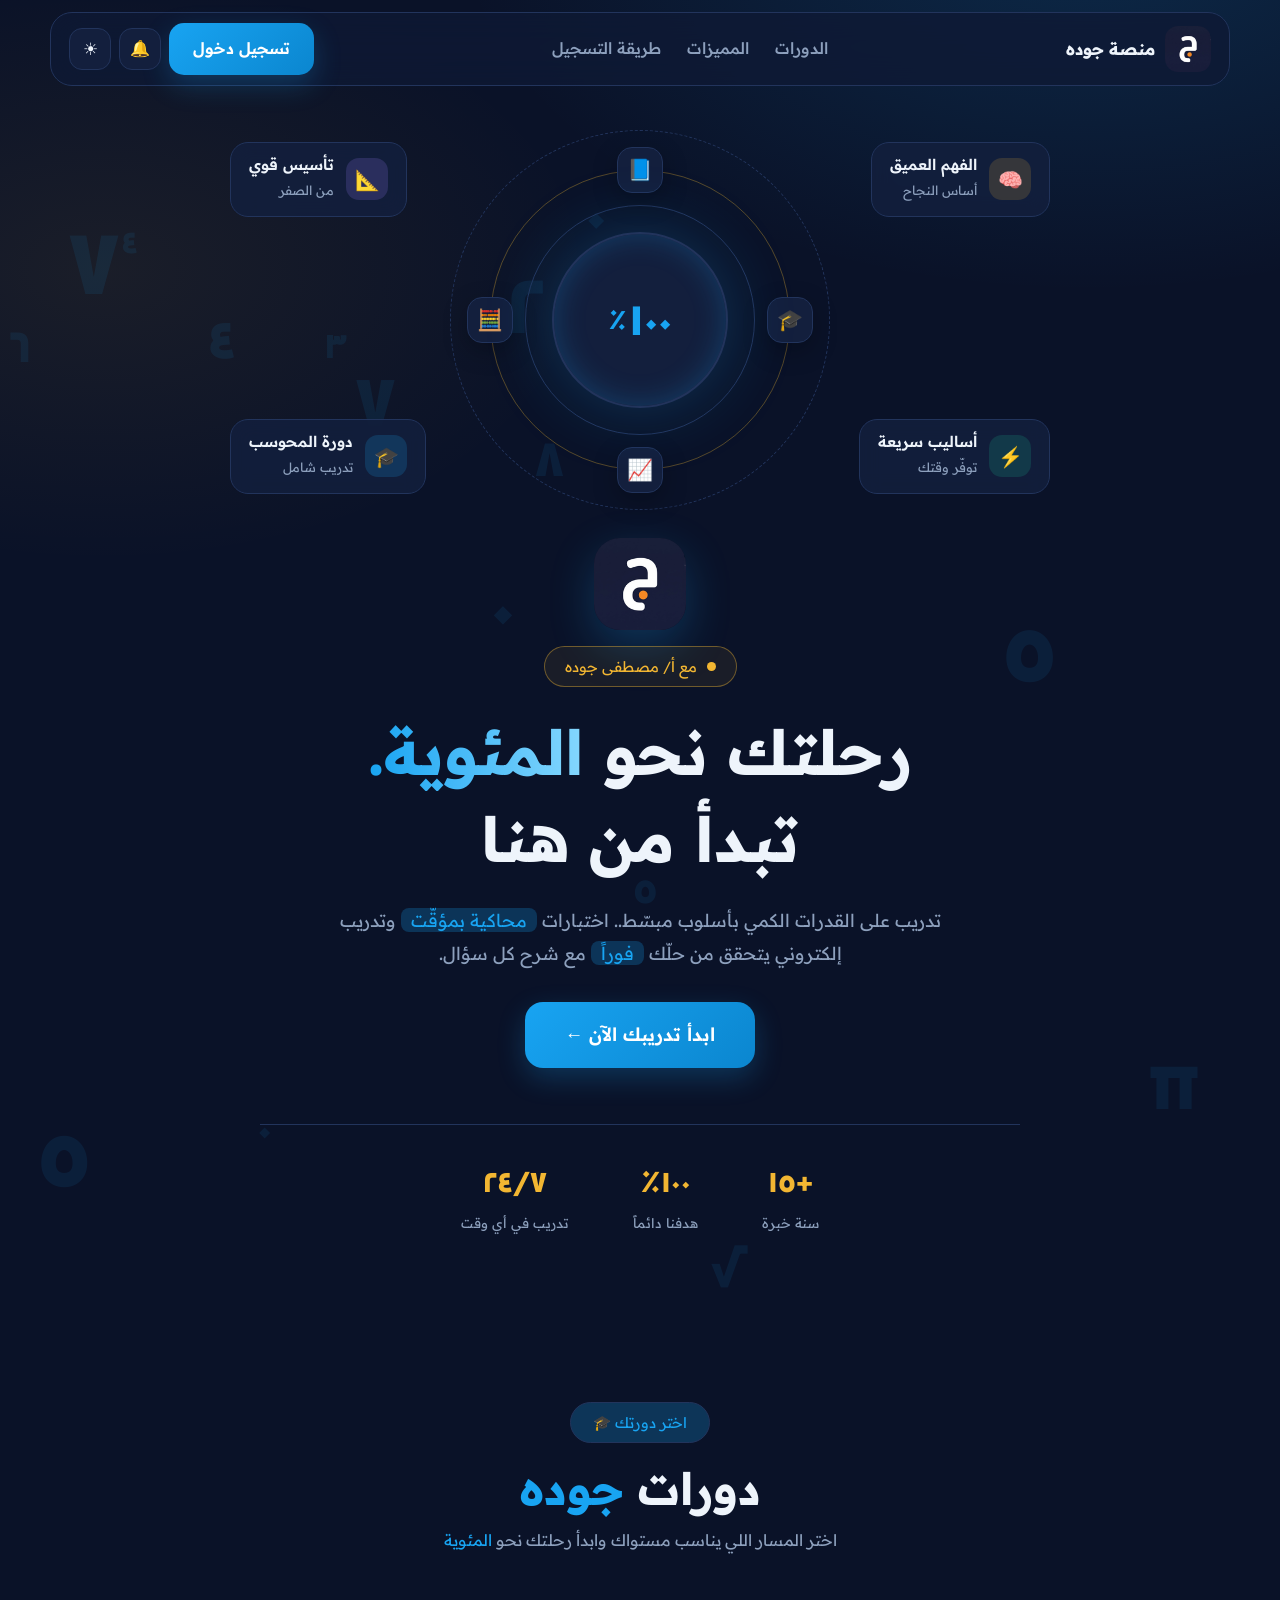
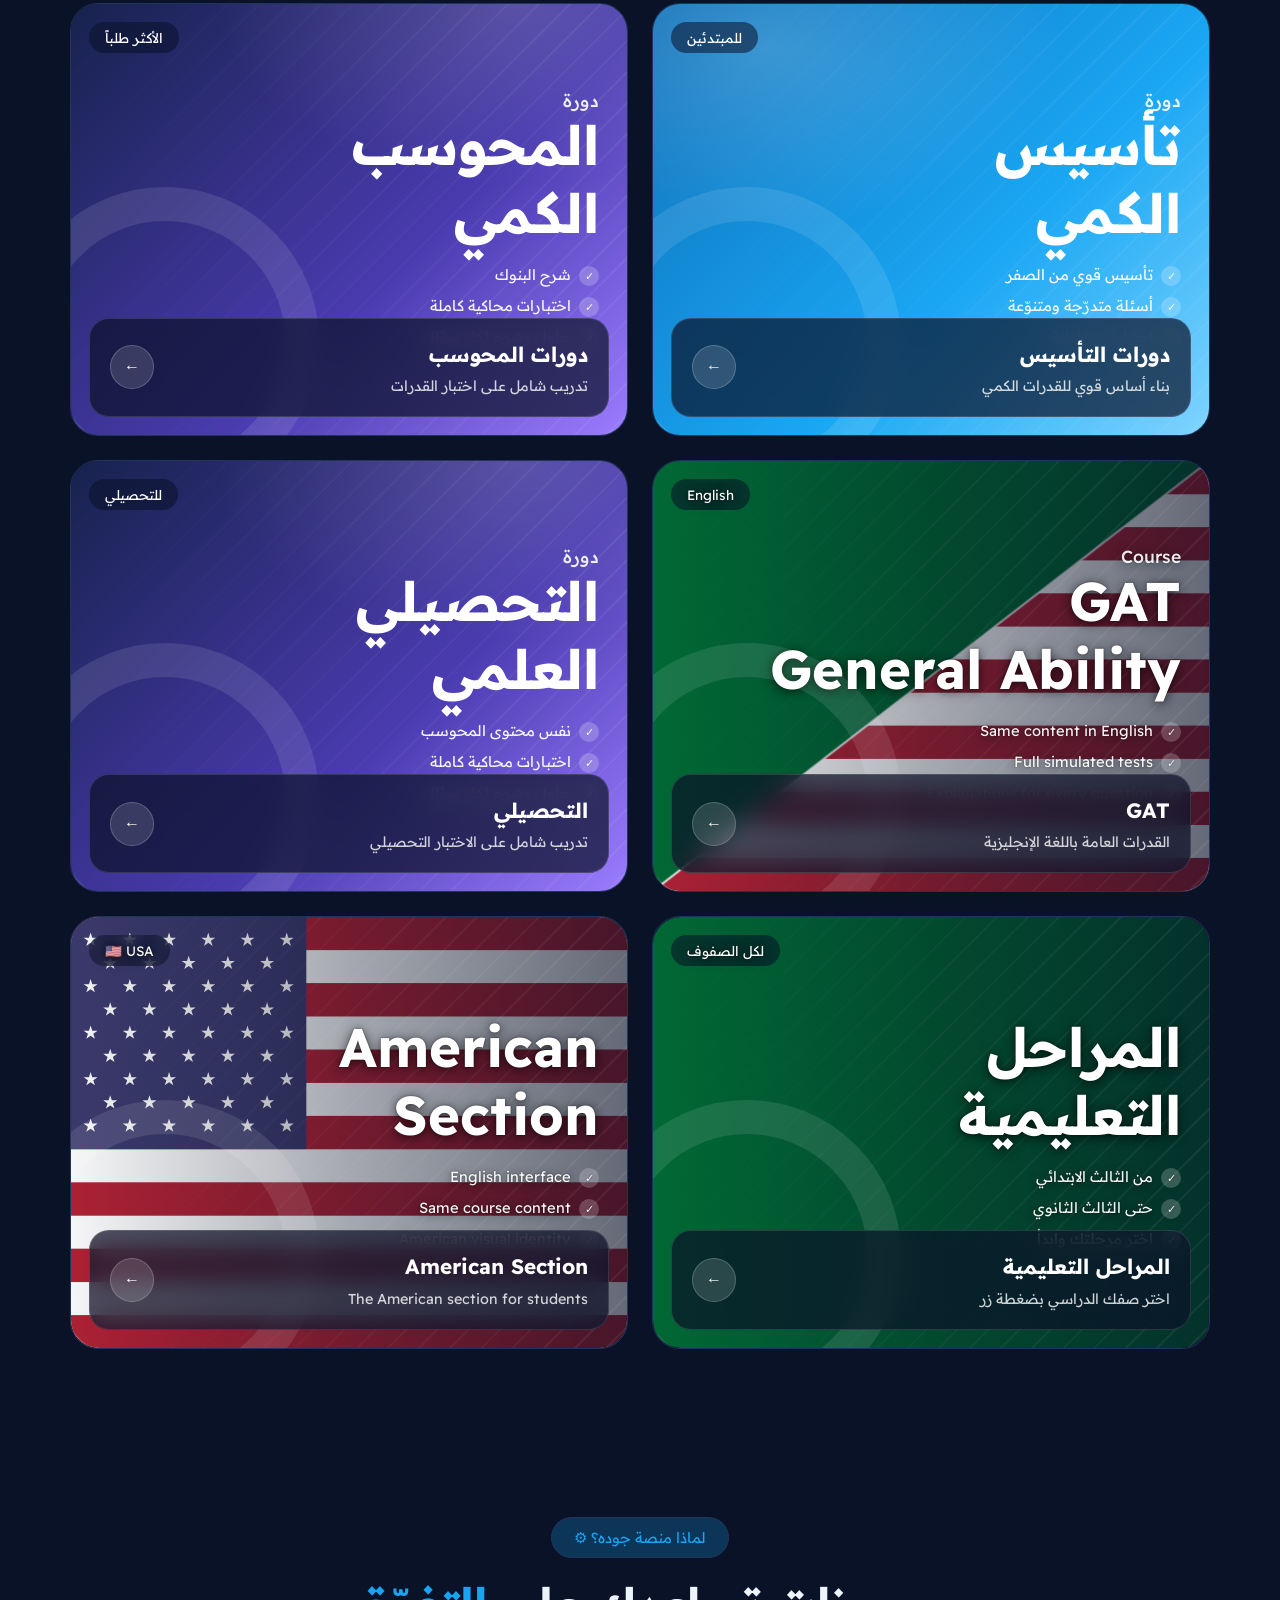
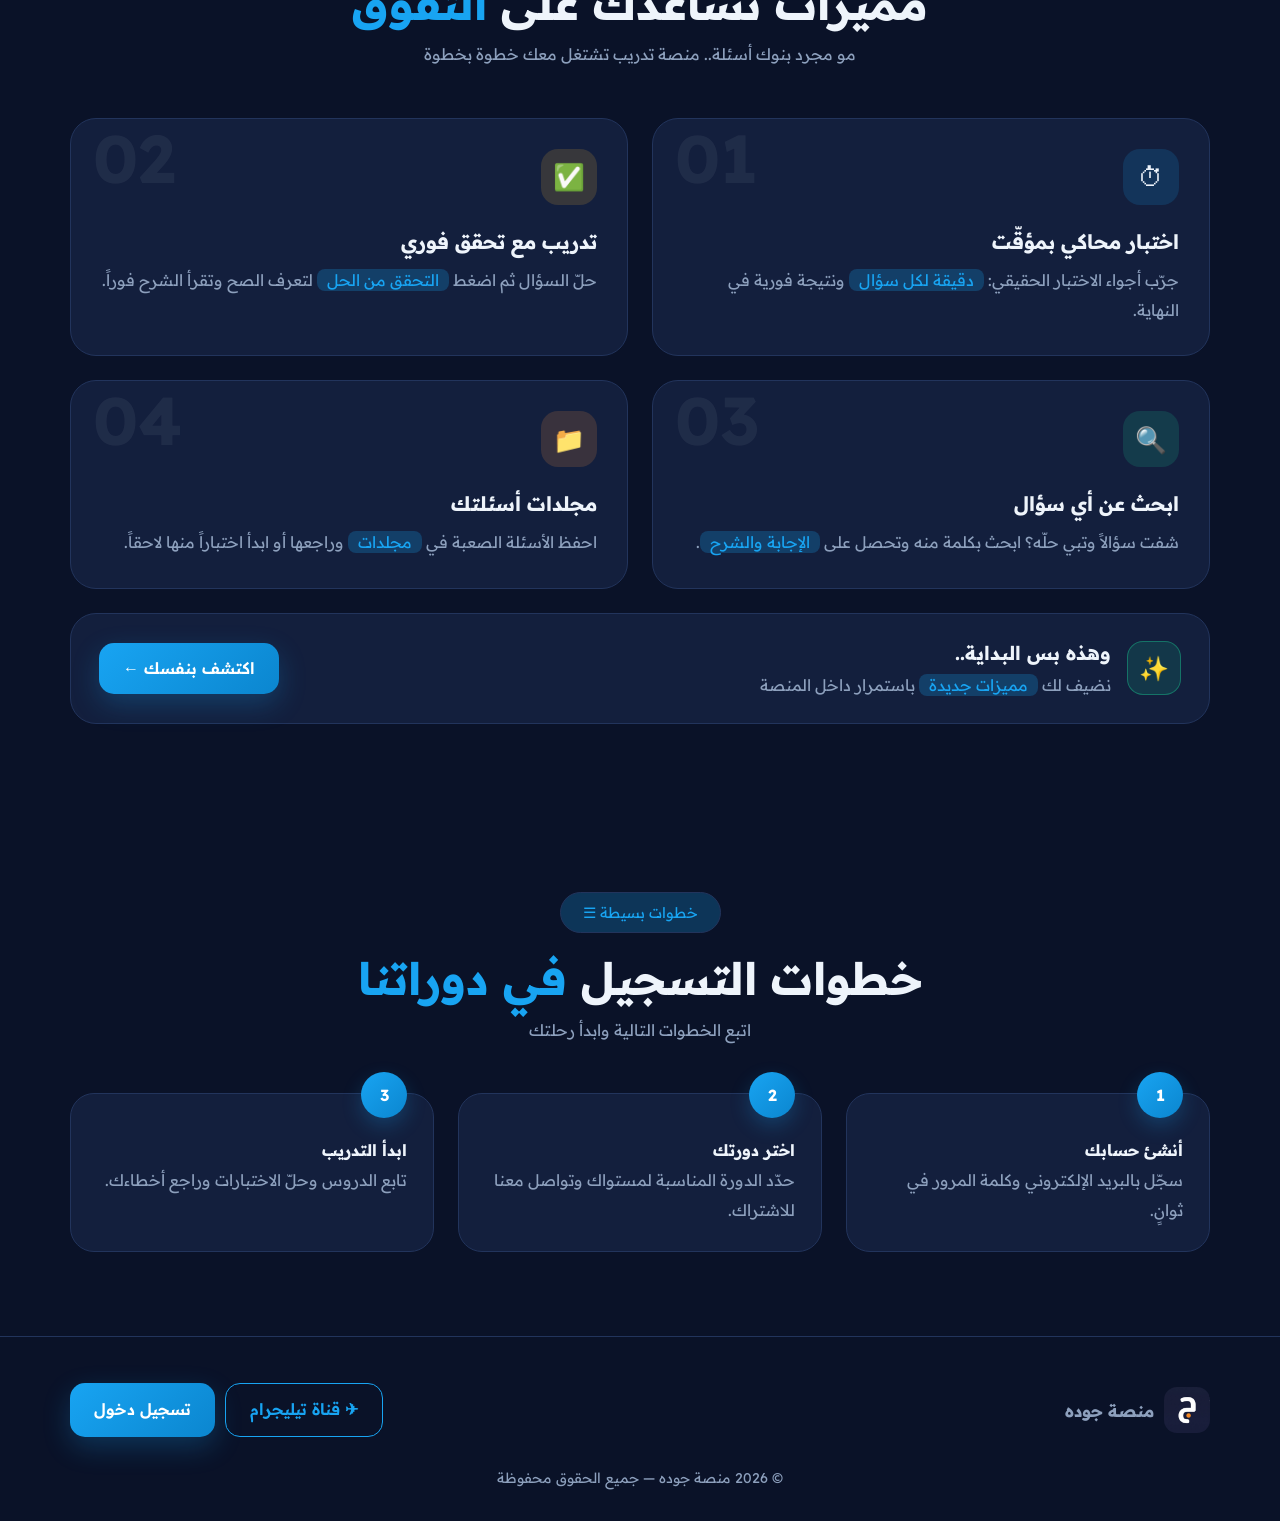
<file: index.html>
<!DOCTYPE html>
<html lang="ar" dir="rtl" data-theme="dark">
<head>
<meta charset="UTF-8">
<meta name="theme-color" content="#0a1228">
<meta name="viewport" content="width=device-width, initial-scale=1">
<title>منصة جوده | قدرات كمي مع أ/ مصطفى جوده</title>
<meta name="description" content="منصة جوده: تدريب على القدرات الكمي مع أ/ مصطفى جوده — اختبارات محاكية وتدريب إلكتروني وتحقق فوري من الحل.">
<link rel="icon" href="[data-uri]">
<link rel="preconnect" href="https://fonts.googleapis.com">
<link rel="preconnect" href="https://fonts.gstatic.com" crossorigin>
<link href="https://fonts.googleapis.com/css2?family=Readex+Pro:wght@300;400;500;600;700&display=swap" rel="stylesheet">
<style>
:root{--bg:#f3f7fc;--bg2:#fff;--card:#fff;--line:#d8e3f0;--tx:#0b1a2e;--mut:#5a6d86;--ac:#0b8fe0;--ac2:#0a6fb8;--gold:#b8800a;--ok:#13b47f;--glow:rgba(11,143,224,.18);--pu:#7c5cf0;--or:#e0701a}
[data-theme="dark"]{--bg:#0a1228;--bg2:#0e1a35;--card:#131f3d;--line:#22345c;--tx:#eef4fb;--mut:#8da0bd;--ac:#18a4f2;--ac2:#0b86cf;--gold:#f2b632;--ok:#19cf93;--glow:rgba(24,164,242,.24);--pu:#9b7cff;--or:#ff9442}
*{box-sizing:border-box;margin:0;padding:0}
[hidden]{display:none!important}
html{scroll-behavior:smooth;scroll-padding-top:100px}
body{font-family:'Readex Pro',Tahoma,sans-serif;color:var(--tx);line-height:1.85;overflow-x:hidden;
 background:radial-gradient(900px 520px at 85% -8%,rgba(24,164,242,.16),transparent 70%),radial-gradient(700px 420px at 8% 30%,rgba(242,182,50,.07),transparent 70%),var(--bg);background-attachment:fixed;transition:background-color .3s,color .3s}
a{color:inherit;text-decoration:none}button{font:inherit;color:inherit;cursor:pointer;border:0;background:none}
:focus-visible{outline:2px solid var(--ac);outline-offset:3px}
.wrap{max-width:1180px;margin:auto;padding:0 20px}
em{font-style:normal;color:var(--ac)}
.lg{display:block;width:40px;height:40px;border-radius:12px;background:url([data-uri]) center/cover;flex:none}

.emblem{display:grid;place-items:center;margin-bottom:16px}
.emblem .lg{width:92px;height:92px;border-radius:26px;box-shadow:0 16px 46px var(--glow);animation:bob 5s ease-in-out infinite}
.logo .lg{width:46px;height:46px;border-radius:13px}
/* header */
header{position:sticky;top:12px;z-index:50;padding:0 16px}
.bar{max-width:1180px;margin:auto;display:flex;align-items:center;justify-content:space-between;gap:12px;padding:10px 18px;border-radius:22px;border:1px solid var(--line);
 background:color-mix(in srgb,var(--bg2) 80%,transparent);backdrop-filter:blur(16px);-webkit-backdrop-filter:blur(16px)}
.logo{display:flex;align-items:center;gap:10px;font-weight:700;font-size:1.05rem}
nav{display:flex;gap:26px;color:var(--mut);font-weight:500}nav a{transition:color .2s}nav a:hover{color:var(--ac)}
.tools{display:flex;gap:8px;align-items:center}
.ib{width:42px;height:42px;border-radius:13px;background:var(--card);border:1px solid var(--line);display:grid;place-items:center;font-size:1.05rem;transition:.2s}.ib:hover{border-color:var(--ac)}
.btn{display:inline-flex;align-items:center;justify-content:center;gap:8px;padding:11px 24px;border-radius:15px;font-weight:600;color:#fff;
 background:linear-gradient(135deg,var(--ac),var(--ac2));box-shadow:0 10px 28px var(--glow);transition:transform .2s,box-shadow .2s}
.btn:hover{transform:translateY(-2px);box-shadow:0 14px 34px var(--glow)}
.btn.g{background:transparent;border:1px solid var(--ac);color:var(--ac);box-shadow:none}
.btn.big{padding:16px 40px;font-size:1.15rem;border-radius:18px;animation:pulse 2.4s infinite}
.burger{display:none}

/* hero */
.hero{position:relative;text-align:center;padding:46px 0 80px;overflow:hidden}
.digits{position:absolute;inset:0;pointer-events:none}
.digits span{position:absolute;font-weight:700;color:var(--ac);opacity:.09;animation:drift var(--t,14s) ease-in-out var(--d,0s) infinite alternate}
.stage{position:relative;height:400px;max-width:820px;margin:0 auto 18px}
.ring{position:absolute;left:50%;top:50%;border-radius:50%;transform:translate(-50%,-50%)}
.r1{width:380px;height:380px;border:1px dashed var(--line);animation:spin 60s linear infinite}
.r2{width:300px;height:300px;border:1px solid rgba(242,182,50,.32);animation:spin 40s linear infinite reverse}
.r3{width:230px;height:230px;border:1px solid var(--line)}
.orbit{position:absolute;left:50%;top:50%;width:300px;height:300px;margin:-150px 0 0 -150px;animation:spin 26s linear infinite}
.orbit span{position:absolute;width:46px;height:46px;border-radius:15px;background:var(--card);border:1px solid var(--line);display:grid;place-items:center;font-size:1.3rem;box-shadow:0 8px 24px rgba(0,0,0,.25);animation:spin 26s linear infinite reverse}
.orbit span:nth-child(1){top:-23px;left:50%;margin-left:-23px}
.orbit span:nth-child(2){right:-23px;top:50%;margin-top:-23px}
.orbit span:nth-child(3){bottom:-23px;left:50%;margin-left:-23px}
.orbit span:nth-child(4){left:-23px;top:50%;margin-top:-23px}
.core{position:absolute;left:50%;top:50%;transform:translate(-50%,-50%);width:176px;height:176px;border-radius:50%;background:var(--card);border:2px solid var(--line);display:flex;align-items:center;justify-content:center;
 font-size:2.7rem;font-weight:700;color:var(--ac);box-shadow:0 0 70px var(--glow),inset 0 0 30px var(--glow);animation:breathe 4s ease-in-out infinite}
.core i{font-style:normal;font-size:1.6rem;margin-inline-start:2px}
.fl{position:absolute;transition:transform .25s ease-out;will-change:transform}
.chip{display:flex;align-items:center;gap:12px;background:color-mix(in srgb,var(--card) 88%,transparent);backdrop-filter:blur(10px);border:1px solid var(--line);border-radius:18px;padding:11px 18px;text-align:right;animation:bob 5s ease-in-out var(--d,0s) infinite}
.chip em{width:42px;height:42px;border-radius:13px;display:grid;place-items:center;font-size:1.25rem}
.chip b{display:block;font-size:.95rem;line-height:1.4;font-weight:600;color:var(--tx)}.chip small{color:var(--mut);font-size:.8rem}
.c1{top:22px;right:0}.c1 em{background:rgba(242,182,50,.16)}
.c2{top:22px;left:0}.c2 em{background:rgba(155,124,255,.18)}.c2 .chip{--d:-1.2s}
.c3{bottom:26px;right:0}.c3 em{background:rgba(25,207,147,.16)}.c3 .chip{--d:-2.4s}
.c4{bottom:26px;left:0}.c4 em{background:rgba(24,164,242,.18)}.c4 .chip{--d:-3.6s}
.tag{display:inline-flex;align-items:center;gap:10px;border:1px solid rgba(242,182,50,.4);color:var(--gold);background:rgba(242,182,50,.07);padding:6px 20px;border-radius:99px;font-size:.92rem;margin-bottom:22px}
.dot{width:9px;height:9px;border-radius:50%;background:var(--gold);animation:ping 1.6s infinite}
h1{font-size:clamp(2.1rem,5.6vw,3.9rem);line-height:1.4;font-weight:700;animation:rise .9s cubic-bezier(.2,.8,.2,1) both}
h1 u{text-decoration:none;background:linear-gradient(90deg,var(--ac),#8fdcff,var(--ac));background-size:220% 100%;-webkit-background-clip:text;background-clip:text;color:transparent;animation:shine 3.5s linear infinite}
.hero p{max-width:660px;margin:20px auto 32px;color:var(--mut);font-size:1.12rem;animation:rise .9s .15s cubic-bezier(.2,.8,.2,1) both}
mark{background:var(--glow);color:var(--ac);padding:1px 10px;border-radius:8px}
.hero .btn{animation:rise .9s .3s both,pulse 2.4s 1.2s infinite}
.stats{display:flex;justify-content:center;gap:64px;margin:56px auto 0;padding-top:30px;border-top:1px solid var(--line);max-width:760px}
.stats b{display:block;font-size:1.8rem;color:var(--gold);font-weight:700;font-variant-numeric:tabular-nums}.stats small{color:var(--mut)}

/* sections */
section{padding:84px 0}
.head{text-align:center;margin-bottom:48px}
.pill{display:inline-flex;gap:8px;align-items:center;background:var(--glow);color:var(--ac);border:1px solid var(--line);padding:6px 22px;border-radius:99px;font-size:.92rem;margin-bottom:14px}
.head h2{font-size:clamp(1.8rem,4.4vw,2.8rem);line-height:1.4}
.head p{color:var(--mut);margin-top:6px}
.grid{display:grid;gap:24px}.g2{grid-template-columns:repeat(2,1fr)}
.cc2{position:relative;display:block;border-radius:28px;overflow:hidden;border:1px solid var(--line);aspect-ratio:4/3.1;transition:transform .35s,box-shadow .35s}
.cc2:hover{transform:translateY(-6px);box-shadow:0 24px 50px rgba(0,0,0,.35)}
.bn{position:absolute;inset:0;padding:26px 28px;color:#fff;display:flex;flex-direction:column;justify-content:center;overflow:hidden}
.c-a .bn{background:radial-gradient(500px 300px at 20% 10%,rgba(255,255,255,.18),transparent 60%),linear-gradient(135deg,#0d6fb8,#1aa7f4 60%,#7fd4ff)}
.c-b .bn{background:radial-gradient(500px 300px at 80% 0%,rgba(255,255,255,.14),transparent 60%),linear-gradient(135deg,#17224d,#4a3bb0 60%,#9b7cff)}
.bn::before{content:"";position:absolute;inset:0;background:repeating-linear-gradient(135deg,rgba(255,255,255,.06) 0 2px,transparent 2px 22px);mask:linear-gradient(90deg,transparent,#000)}
.bn::after{content:"";position:absolute;left:-60px;bottom:-60px;width:240px;height:240px;border-radius:50%;border:34px solid rgba(255,255,255,.1)}
.bd{position:absolute;top:18px;left:18px;background:rgba(10,18,40,.55);backdrop-filter:blur(8px);padding:3px 16px;border-radius:99px;font-size:.85rem}
.bt{position:relative;font-size:clamp(2.2rem,5vw,3.4rem);font-weight:700;line-height:1.25}.bt small{display:block;font-size:1.1rem;font-weight:500;opacity:.9}
.mini{position:relative;list-style:none;margin-top:14px;font-size:.92rem;display:grid;gap:4px;opacity:.95}
.mini li::before{content:"✓";margin-inline-end:8px;color:#fff;background:rgba(255,255,255,.22);border-radius:50%;display:inline-grid;place-items:center;width:20px;height:20px;font-size:.7rem}
.gl{position:absolute;right:18px;left:18px;bottom:18px;display:flex;align-items:center;justify-content:space-between;gap:14px;padding:16px 20px;border-radius:20px;background:color-mix(in srgb,#0a1228 70%,transparent);backdrop-filter:blur(14px);border:1px solid rgba(255,255,255,.12);color:#fff}
.gl h3{font-size:1.3rem}.gl p{opacity:.8;font-size:.9rem}
.ar{width:44px;height:44px;border-radius:50%;display:grid;place-items:center;background:rgba(255,255,255,.14);border:1px solid rgba(255,255,255,.2);flex:none;transition:.3s}
.cc2:hover .ar{background:var(--ac);transform:translateX(-4px)}
.feat{position:relative;background:var(--card);border:1px solid var(--line);border-radius:26px;padding:30px;overflow:hidden;transition:transform .3s,border-color .3s;display:block;text-align:right}
.feat:hover{transform:translateY(-5px);border-color:var(--ac)}
.feat .n{position:absolute;left:22px;top:6px;font-size:4.2rem;font-weight:700;color:var(--tx);opacity:.06;line-height:1}
.feat i{font-style:normal;width:56px;height:56px;border-radius:17px;display:grid;place-items:center;font-size:1.6rem;margin-bottom:18px}
.feat h4{font-size:1.25rem;margin-bottom:6px}.feat p{color:var(--mut)}
.f1 i{background:rgba(24,164,242,.16)}.f2 i{background:rgba(242,182,50,.16)}.f3 i{background:rgba(25,207,147,.16)}.f4 i{background:rgba(255,148,66,.16)}
.more{margin-top:24px;display:flex;align-items:center;justify-content:space-between;gap:20px;flex-wrap:wrap;background:var(--card);border:1px solid var(--line);border-radius:26px;padding:22px 28px}
.more>div{display:flex;align-items:center;gap:16px}.more i{font-style:normal;width:54px;height:54px;border-radius:16px;background:rgba(25,207,147,.14);border:1px solid rgba(25,207,147,.4);display:grid;place-items:center;font-size:1.5rem}
.more h4{font-size:1.2rem}.more p{color:var(--mut)}
.step{position:relative;background:var(--card);border:1px solid var(--line);border-radius:24px;padding:42px 26px 26px}
.step::before{counter-increment:s;content:counter(s);position:absolute;top:-22px;right:26px;width:46px;height:46px;border-radius:50%;background:linear-gradient(135deg,var(--ac),var(--ac2));color:#fff;display:grid;place-items:center;font-weight:700;box-shadow:0 8px 20px var(--glow)}
.steps{counter-reset:s;grid-template-columns:repeat(3,1fr)}.step p{color:var(--mut)}
footer{border-top:1px solid var(--line);padding:46px 0 30px;color:var(--mut)}
.fg{display:flex;justify-content:space-between;flex-wrap:wrap;gap:20px;align-items:center}.fg .row{display:flex;gap:10px;flex-wrap:wrap}
.copy{text-align:center;margin-top:28px;font-size:.88rem}

/* motion */
.rv{opacity:0;transform:translateY(28px);transition:opacity .8s,transform .8s cubic-bezier(.2,.8,.2,1)}.rv.in{opacity:1;transform:none}
.rv:nth-child(2){transition-delay:.1s}.rv:nth-child(3){transition-delay:.2s}.rv:nth-child(4){transition-delay:.3s}
@keyframes spin{to{transform:rotate(360deg)}}
@keyframes bob{0%,100%{transform:translateY(0)}50%{transform:translateY(-12px)}}
@keyframes breathe{0%,100%{transform:translate(-50%,-50%) scale(1)}50%{transform:translate(-50%,-50%) scale(1.045)}}
@keyframes drift{from{transform:translate(0,0) rotate(-8deg)}to{transform:translate(26px,-40px) rotate(10deg)}}
@keyframes rise{from{opacity:0;transform:translateY(26px)}to{opacity:1;transform:none}}
@keyframes shine{to{background-position:-220% 0}}
@keyframes pulse{0%{box-shadow:0 10px 28px var(--glow),0 0 0 0 var(--glow)}70%{box-shadow:0 10px 28px var(--glow),0 0 0 20px transparent}100%{box-shadow:0 10px 28px var(--glow),0 0 0 0 transparent}}
@keyframes ping{0%{box-shadow:0 0 0 0 rgba(242,182,50,.6)}80%,100%{box-shadow:0 0 0 10px transparent}}

@media(max-width:860px){
  nav{display:none}.burger{display:grid}
  nav.open{display:flex;flex-direction:column;position:absolute;top:74px;right:16px;left:16px;background:var(--bg2);border:1px solid var(--line);border-radius:20px;padding:18px;gap:14px}
  .g2,.steps{grid-template-columns:1fr}
  .stage{height:330px}.r1{width:300px;height:300px}.r2{width:240px;height:240px}.r3{width:190px;height:190px}
  .orbit{width:240px;height:240px;margin:-120px 0 0 -120px}.core{width:140px;height:140px;font-size:2.1rem}
  .c3,.c4{display:none}.chip{padding:8px 12px}.chip em{width:34px;height:34px}
  .stats{gap:26px}.cc2{aspect-ratio:4/3.5}
}
@media(prefers-reduced-motion:reduce){*{animation:none!important;transition:none!important}.rv{opacity:1;transform:none}}
:root{--flag-us:url("data:image/svg+xml,%3Csvg%20xmlns%3D%22http%3A%2F%2Fwww.w3.org%2F2000%2Fsvg%22%20viewBox%3D%220%200%20130%20100%22%20preserveAspectRatio%3D%22xMidYMid%20slice%22%3E%3Crect%20width%3D%22130%22%20height%3D%22100%22%20fill%3D%22%23fff%22%2F%3E%3Crect%20y%3D%220.00%22%20width%3D%22130%22%20height%3D%227.74%22%20fill%3D%22%23b22234%22%2F%3E%3Crect%20y%3D%2215.38%22%20width%3D%22130%22%20height%3D%227.74%22%20fill%3D%22%23b22234%22%2F%3E%3Crect%20y%3D%2230.77%22%20width%3D%22130%22%20height%3D%227.74%22%20fill%3D%22%23b22234%22%2F%3E%3Crect%20y%3D%2246.15%22%20width%3D%22130%22%20height%3D%227.74%22%20fill%3D%22%23b22234%22%2F%3E%3Crect%20y%3D%2261.54%22%20width%3D%22130%22%20height%3D%227.74%22%20fill%3D%22%23b22234%22%2F%3E%3Crect%20y%3D%2276.92%22%20width%3D%22130%22%20height%3D%227.74%22%20fill%3D%22%23b22234%22%2F%3E%3Crect%20y%3D%2292.31%22%20width%3D%22130%22%20height%3D%227.74%22%20fill%3D%22%23b22234%22%2F%3E%3Crect%20width%3D%2254.6%22%20height%3D%2253.85%22%20fill%3D%22%233c3b6e%22%2F%3E%3Cpolygon%20points%3D%224.55%2C3.68%204.93%2C4.86%206.17%2C4.86%205.17%2C5.59%205.55%2C6.76%204.55%2C6.03%203.55%2C6.76%203.93%2C5.59%202.93%2C4.86%204.17%2C4.86%22%20fill%3D%22%23fff%22%2F%3E%3Cpolygon%20points%3D%2213.65%2C3.68%2014.03%2C4.86%2015.27%2C4.86%2014.27%2C5.59%2014.65%2C6.76%2013.65%2C6.03%2012.65%2C6.76%2013.03%2C5.59%2012.03%2C4.86%2013.27%2C4.86%22%20fill%3D%22%23fff%22%2F%3E%3Cpolygon%20points%3D%2222.75%2C3.68%2023.13%2C4.86%2024.37%2C4.86%2023.37%2C5.59%2023.75%2C6.76%2022.75%2C6.03%2021.75%2C6.76%2022.13%2C5.59%2021.13%2C4.86%2022.37%2C4.86%22%20fill%3D%22%23fff%22%2F%3E%3Cpolygon%20points%3D%2231.85%2C3.68%2032.23%2C4.86%2033.47%2C4.86%2032.47%2C5.59%2032.85%2C6.76%2031.85%2C6.03%2030.85%2C6.76%2031.23%2C5.59%2030.23%2C4.86%2031.47%2C4.86%22%20fill%3D%22%23fff%22%2F%3E%3Cpolygon%20points%3D%2240.95%2C3.68%2041.33%2C4.86%2042.57%2C4.86%2041.57%2C5.59%2041.95%2C6.76%2040.95%2C6.03%2039.95%2C6.76%2040.33%2C5.59%2039.33%2C4.86%2040.57%2C4.86%22%20fill%3D%22%23fff%22%2F%3E%3Cpolygon%20points%3D%2250.05%2C3.68%2050.43%2C4.86%2051.67%2C4.86%2050.67%2C5.59%2051.05%2C6.76%2050.05%2C6.03%2049.05%2C6.76%2049.43%2C5.59%2048.43%2C4.86%2049.67%2C4.86%22%20fill%3D%22%23fff%22%2F%3E%3Cpolygon%20points%3D%229.10%2C9.07%209.48%2C10.24%2010.72%2C10.24%209.72%2C10.97%2010.10%2C12.14%209.10%2C11.42%208.10%2C12.14%208.48%2C10.97%207.48%2C10.24%208.72%2C10.24%22%20fill%3D%22%23fff%22%2F%3E%3Cpolygon%20points%3D%2218.20%2C9.07%2018.58%2C10.24%2019.82%2C10.24%2018.82%2C10.97%2019.20%2C12.14%2018.20%2C11.42%2017.20%2C12.14%2017.58%2C10.97%2016.58%2C10.24%2017.82%2C10.24%22%20fill%3D%22%23fff%22%2F%3E%3Cpolygon%20points%3D%2227.30%2C9.07%2027.68%2C10.24%2028.92%2C10.24%2027.92%2C10.97%2028.30%2C12.14%2027.30%2C11.42%2026.30%2C12.14%2026.68%2C10.97%2025.68%2C10.24%2026.92%2C10.24%22%20fill%3D%22%23fff%22%2F%3E%3Cpolygon%20points%3D%2236.40%2C9.07%2036.78%2C10.24%2038.02%2C10.24%2037.02%2C10.97%2037.40%2C12.14%2036.40%2C11.42%2035.40%2C12.14%2035.78%2C10.97%2034.78%2C10.24%2036.02%2C10.24%22%20fill%3D%22%23fff%22%2F%3E%3Cpolygon%20points%3D%2245.50%2C9.07%2045.88%2C10.24%2047.12%2C10.24%2046.12%2C10.97%2046.50%2C12.14%2045.50%2C11.42%2044.50%2C12.14%2044.88%2C10.97%2043.88%2C10.24%2045.12%2C10.24%22%20fill%3D%22%23fff%22%2F%3E%3Cpolygon%20points%3D%224.55%2C14.45%204.93%2C15.63%206.17%2C15.63%205.17%2C16.35%205.55%2C17.53%204.55%2C16.80%203.55%2C17.53%203.93%2C16.35%202.93%2C15.63%204.17%2C15.63%22%20fill%3D%22%23fff%22%2F%3E%3Cpolygon%20points%3D%2213.65%2C14.45%2014.03%2C15.63%2015.27%2C15.63%2014.27%2C16.35%2014.65%2C17.53%2013.65%2C16.80%2012.65%2C17.53%2013.03%2C16.35%2012.03%2C15.63%2013.27%2C15.63%22%20fill%3D%22%23fff%22%2F%3E%3Cpolygon%20points%3D%2222.75%2C14.45%2023.13%2C15.63%2024.37%2C15.63%2023.37%2C16.35%2023.75%2C17.53%2022.75%2C16.80%2021.75%2C17.53%2022.13%2C16.35%2021.13%2C15.63%2022.37%2C15.63%22%20fill%3D%22%23fff%22%2F%3E%3Cpolygon%20points%3D%2231.85%2C14.45%2032.23%2C15.63%2033.47%2C15.63%2032.47%2C16.35%2032.85%2C17.53%2031.85%2C16.80%2030.85%2C17.53%2031.23%2C16.35%2030.23%2C15.63%2031.47%2C15.63%22%20fill%3D%22%23fff%22%2F%3E%3Cpolygon%20points%3D%2240.95%2C14.45%2041.33%2C15.63%2042.57%2C15.63%2041.57%2C16.35%2041.95%2C17.53%2040.95%2C16.80%2039.95%2C17.53%2040.33%2C16.35%2039.33%2C15.63%2040.57%2C15.63%22%20fill%3D%22%23fff%22%2F%3E%3Cpolygon%20points%3D%2250.05%2C14.45%2050.43%2C15.63%2051.67%2C15.63%2050.67%2C16.35%2051.05%2C17.53%2050.05%2C16.80%2049.05%2C17.53%2049.43%2C16.35%2048.43%2C15.63%2049.67%2C15.63%22%20fill%3D%22%23fff%22%2F%3E%3Cpolygon%20points%3D%229.10%2C19.84%209.48%2C21.01%2010.72%2C21.01%209.72%2C21.74%2010.10%2C22.91%209.10%2C22.19%208.10%2C22.91%208.48%2C21.74%207.48%2C21.01%208.72%2C21.01%22%20fill%3D%22%23fff%22%2F%3E%3Cpolygon%20points%3D%2218.20%2C19.84%2018.58%2C21.01%2019.82%2C21.01%2018.82%2C21.74%2019.20%2C22.91%2018.20%2C22.19%2017.20%2C22.91%2017.58%2C21.74%2016.58%2C21.01%2017.82%2C21.01%22%20fill%3D%22%23fff%22%2F%3E%3Cpolygon%20points%3D%2227.30%2C19.84%2027.68%2C21.01%2028.92%2C21.01%2027.92%2C21.74%2028.30%2C22.91%2027.30%2C22.19%2026.30%2C22.91%2026.68%2C21.74%2025.68%2C21.01%2026.92%2C21.01%22%20fill%3D%22%23fff%22%2F%3E%3Cpolygon%20points%3D%2236.40%2C19.84%2036.78%2C21.01%2038.02%2C21.01%2037.02%2C21.74%2037.40%2C22.91%2036.40%2C22.19%2035.40%2C22.91%2035.78%2C21.74%2034.78%2C21.01%2036.02%2C21.01%22%20fill%3D%22%23fff%22%2F%3E%3Cpolygon%20points%3D%2245.50%2C19.84%2045.88%2C21.01%2047.12%2C21.01%2046.12%2C21.74%2046.50%2C22.91%2045.50%2C22.19%2044.50%2C22.91%2044.88%2C21.74%2043.88%2C21.01%2045.12%2C21.01%22%20fill%3D%22%23fff%22%2F%3E%3Cpolygon%20points%3D%224.55%2C25.22%204.93%2C26.40%206.17%2C26.40%205.17%2C27.12%205.55%2C28.30%204.55%2C27.57%203.55%2C28.30%203.93%2C27.12%202.93%2C26.40%204.17%2C26.40%22%20fill%3D%22%23fff%22%2F%3E%3Cpolygon%20points%3D%2213.65%2C25.22%2014.03%2C26.40%2015.27%2C26.40%2014.27%2C27.12%2014.65%2C28.30%2013.65%2C27.57%2012.65%2C28.30%2013.03%2C27.12%2012.03%2C26.40%2013.27%2C26.40%22%20fill%3D%22%23fff%22%2F%3E%3Cpolygon%20points%3D%2222.75%2C25.22%2023.13%2C26.40%2024.37%2C26.40%2023.37%2C27.12%2023.75%2C28.30%2022.75%2C27.57%2021.75%2C28.30%2022.13%2C27.12%2021.13%2C26.40%2022.37%2C26.40%22%20fill%3D%22%23fff%22%2F%3E%3Cpolygon%20points%3D%2231.85%2C25.22%2032.23%2C26.40%2033.47%2C26.40%2032.47%2C27.12%2032.85%2C28.30%2031.85%2C27.57%2030.85%2C28.30%2031.23%2C27.12%2030.23%2C26.40%2031.47%2C26.40%22%20fill%3D%22%23fff%22%2F%3E%3Cpolygon%20points%3D%2240.95%2C25.22%2041.33%2C26.40%2042.57%2C26.40%2041.57%2C27.12%2041.95%2C28.30%2040.95%2C27.57%2039.95%2C28.30%2040.33%2C27.12%2039.33%2C26.40%2040.57%2C26.40%22%20fill%3D%22%23fff%22%2F%3E%3Cpolygon%20points%3D%2250.05%2C25.22%2050.43%2C26.40%2051.67%2C26.40%2050.67%2C27.12%2051.05%2C28.30%2050.05%2C27.57%2049.05%2C28.30%2049.43%2C27.12%2048.43%2C26.40%2049.67%2C26.40%22%20fill%3D%22%23fff%22%2F%3E%3Cpolygon%20points%3D%229.10%2C30.61%209.48%2C31.78%2010.72%2C31.78%209.72%2C32.51%2010.10%2C33.68%209.10%2C32.96%208.10%2C33.68%208.48%2C32.51%207.48%2C31.78%208.72%2C31.78%22%20fill%3D%22%23fff%22%2F%3E%3Cpolygon%20points%3D%2218.20%2C30.61%2018.58%2C31.78%2019.82%2C31.78%2018.82%2C32.51%2019.20%2C33.68%2018.20%2C32.96%2017.20%2C33.68%2017.58%2C32.51%2016.58%2C31.78%2017.82%2C31.78%22%20fill%3D%22%23fff%22%2F%3E%3Cpolygon%20points%3D%2227.30%2C30.61%2027.68%2C31.78%2028.92%2C31.78%2027.92%2C32.51%2028.30%2C33.68%2027.30%2C32.96%2026.30%2C33.68%2026.68%2C32.51%2025.68%2C31.78%2026.92%2C31.78%22%20fill%3D%22%23fff%22%2F%3E%3Cpolygon%20points%3D%2236.40%2C30.61%2036.78%2C31.78%2038.02%2C31.78%2037.02%2C32.51%2037.40%2C33.68%2036.40%2C32.96%2035.40%2C33.68%2035.78%2C32.51%2034.78%2C31.78%2036.02%2C31.78%22%20fill%3D%22%23fff%22%2F%3E%3Cpolygon%20points%3D%2245.50%2C30.61%2045.88%2C31.78%2047.12%2C31.78%2046.12%2C32.51%2046.50%2C33.68%2045.50%2C32.96%2044.50%2C33.68%2044.88%2C32.51%2043.88%2C31.78%2045.12%2C31.78%22%20fill%3D%22%23fff%22%2F%3E%3Cpolygon%20points%3D%224.55%2C35.99%204.93%2C37.17%206.17%2C37.17%205.17%2C37.89%205.55%2C39.07%204.55%2C38.34%203.55%2C39.07%203.93%2C37.89%202.93%2C37.17%204.17%2C37.17%22%20fill%3D%22%23fff%22%2F%3E%3Cpolygon%20points%3D%2213.65%2C35.99%2014.03%2C37.17%2015.27%2C37.17%2014.27%2C37.89%2014.65%2C39.07%2013.65%2C38.34%2012.65%2C39.07%2013.03%2C37.89%2012.03%2C37.17%2013.27%2C37.17%22%20fill%3D%22%23fff%22%2F%3E%3Cpolygon%20points%3D%2222.75%2C35.99%2023.13%2C37.17%2024.37%2C37.17%2023.37%2C37.89%2023.75%2C39.07%2022.75%2C38.34%2021.75%2C39.07%2022.13%2C37.89%2021.13%2C37.17%2022.37%2C37.17%22%20fill%3D%22%23fff%22%2F%3E%3Cpolygon%20points%3D%2231.85%2C35.99%2032.23%2C37.17%2033.47%2C37.17%2032.47%2C37.89%2032.85%2C39.07%2031.85%2C38.34%2030.85%2C39.07%2031.23%2C37.89%2030.23%2C37.17%2031.47%2C37.17%22%20fill%3D%22%23fff%22%2F%3E%3Cpolygon%20points%3D%2240.95%2C35.99%2041.33%2C37.17%2042.57%2C37.17%2041.57%2C37.89%2041.95%2C39.07%2040.95%2C38.34%2039.95%2C39.07%2040.33%2C37.89%2039.33%2C37.17%2040.57%2C37.17%22%20fill%3D%22%23fff%22%2F%3E%3Cpolygon%20points%3D%2250.05%2C35.99%2050.43%2C37.17%2051.67%2C37.17%2050.67%2C37.89%2051.05%2C39.07%2050.05%2C38.34%2049.05%2C39.07%2049.43%2C37.89%2048.43%2C37.17%2049.67%2C37.17%22%20fill%3D%22%23fff%22%2F%3E%3Cpolygon%20points%3D%229.10%2C41.38%209.48%2C42.55%2010.72%2C42.55%209.72%2C43.28%2010.10%2C44.45%209.10%2C43.73%208.10%2C44.45%208.48%2C43.28%207.48%2C42.55%208.72%2C42.55%22%20fill%3D%22%23fff%22%2F%3E%3Cpolygon%20points%3D%2218.20%2C41.38%2018.58%2C42.55%2019.82%2C42.55%2018.82%2C43.28%2019.20%2C44.45%2018.20%2C43.73%2017.20%2C44.45%2017.58%2C43.28%2016.58%2C42.55%2017.82%2C42.55%22%20fill%3D%22%23fff%22%2F%3E%3Cpolygon%20points%3D%2227.30%2C41.38%2027.68%2C42.55%2028.92%2C42.55%2027.92%2C43.28%2028.30%2C44.45%2027.30%2C43.73%2026.30%2C44.45%2026.68%2C43.28%2025.68%2C42.55%2026.92%2C42.55%22%20fill%3D%22%23fff%22%2F%3E%3Cpolygon%20points%3D%2236.40%2C41.38%2036.78%2C42.55%2038.02%2C42.55%2037.02%2C43.28%2037.40%2C44.45%2036.40%2C43.73%2035.40%2C44.45%2035.78%2C43.28%2034.78%2C42.55%2036.02%2C42.55%22%20fill%3D%22%23fff%22%2F%3E%3Cpolygon%20points%3D%2245.50%2C41.38%2045.88%2C42.55%2047.12%2C42.55%2046.12%2C43.28%2046.50%2C44.45%2045.50%2C43.73%2044.50%2C44.45%2044.88%2C43.28%2043.88%2C42.55%2045.12%2C42.55%22%20fill%3D%22%23fff%22%2F%3E%3Cpolygon%20points%3D%224.55%2C46.76%204.93%2C47.94%206.17%2C47.94%205.17%2C48.66%205.55%2C49.84%204.55%2C49.11%203.55%2C49.84%203.93%2C48.66%202.93%2C47.94%204.17%2C47.94%22%20fill%3D%22%23fff%22%2F%3E%3Cpolygon%20points%3D%2213.65%2C46.76%2014.03%2C47.94%2015.27%2C47.94%2014.27%2C48.66%2014.65%2C49.84%2013.65%2C49.11%2012.65%2C49.84%2013.03%2C48.66%2012.03%2C47.94%2013.27%2C47.94%22%20fill%3D%22%23fff%22%2F%3E%3Cpolygon%20points%3D%2222.75%2C46.76%2023.13%2C47.94%2024.37%2C47.94%2023.37%2C48.66%2023.75%2C49.84%2022.75%2C49.11%2021.75%2C49.84%2022.13%2C48.66%2021.13%2C47.94%2022.37%2C47.94%22%20fill%3D%22%23fff%22%2F%3E%3Cpolygon%20points%3D%2231.85%2C46.76%2032.23%2C47.94%2033.47%2C47.94%2032.47%2C48.66%2032.85%2C49.84%2031.85%2C49.11%2030.85%2C49.84%2031.23%2C48.66%2030.23%2C47.94%2031.47%2C47.94%22%20fill%3D%22%23fff%22%2F%3E%3Cpolygon%20points%3D%2240.95%2C46.76%2041.33%2C47.94%2042.57%2C47.94%2041.57%2C48.66%2041.95%2C49.84%2040.95%2C49.11%2039.95%2C49.84%2040.33%2C48.66%2039.33%2C47.94%2040.57%2C47.94%22%20fill%3D%22%23fff%22%2F%3E%3Cpolygon%20points%3D%2250.05%2C46.76%2050.43%2C47.94%2051.67%2C47.94%2050.67%2C48.66%2051.05%2C49.84%2050.05%2C49.11%2049.05%2C49.84%2049.43%2C48.66%2048.43%2C47.94%2049.67%2C47.94%22%20fill%3D%22%23fff%22%2F%3E%3C%2Fsvg%3E");--flag-sa:url("data:image/svg+xml,%3Csvg%20xmlns%3D%22http%3A%2F%2Fwww.w3.org%2F2000%2Fsvg%22%20viewBox%3D%220%200%20130%20100%22%20preserveAspectRatio%3D%22xMidYMid%20slice%22%3E%3Crect%20width%3D%22130%22%20height%3D%22100%22%20fill%3D%22%23006c35%22%2F%3E%3C%2Fsvg%3E");--flag-sa2:url("data:image/svg+xml,%3Csvg%20xmlns%3D%22http%3A%2F%2Fwww.w3.org%2F2000%2Fsvg%22%20viewBox%3D%220%200%20130%20100%22%20preserveAspectRatio%3D%22xMidYMid%20slice%22%3E%3Crect%20width%3D%22130%22%20height%3D%22100%22%20fill%3D%22%23006c35%22%2F%3E%3C%2Fsvg%3E")}.cc2{isolation:isolate}.cc2 .wm{position:absolute;inset:0;z-index:0;border-radius:inherit;background-size:cover;background-repeat:no-repeat;pointer-events:none;transition:transform .6s cubic-bezier(.2,.8,.2,1)}.cc2 .bn{z-index:1}.cc2 .gl{z-index:2}.cc2 .wm.us{background-image:var(--flag-us);background-position:left center}.cc2 .wm.sa{background-image:var(--flag-sa);background-position:center}.cc2 .wm.mix b{position:absolute;inset:0;background-size:cover;background-repeat:no-repeat}.cc2 .wm.mix .sa{background-image:var(--flag-sa2);background-position:left center;clip-path:polygon(0 0,100% 0,0 100%)}.cc2 .wm.mix .us{background-image:var(--flag-us);background-position:left center;clip-path:polygon(100% 0,100% 100%,0 100%)}.cc2 .wm.mix .ln{background:linear-gradient(to top left,transparent calc(50% - 2px),rgba(255,255,255,.9) 50%,transparent calc(50% + 2px))}.cc2:hover .wm{transform:scale(1.04)}/* غطاء داكن خفيف فوق العلم ليبقى النص واضحاً */.cc2.fc .bn{background:linear-gradient(270deg,rgba(6,14,36,.62) 0%,rgba(6,14,36,.36) 50%,rgba(6,14,36,.04) 100%)}.cc2.fc .bt,.cc2.fc .mini,.cc2.fc .bd{text-shadow:0 2px 12px rgba(0,0,0,.7),0 0 2px rgba(0,0,0,.5)}.ib.snd{font-size:1rem}
</style>
</head>
<body>
<header>
  <div class="bar">
    <a class="logo" href="#top"><span class="lg" role="img" aria-label="شعار منصة جوده"></span> منصة جوده</a>
    <nav id="nav">
      <a href="#courses">الدورات</a><a href="#features">المميزات</a><a href="#steps">طريقة التسجيل</a>
    </nav>
    <div class="tools">
      <button class="ib burger" id="burger" aria-label="القائمة">☰</button>
      <a class="btn" href="app.html">تسجيل دخول</a>
      <button class="ib snd" id="snd" aria-label="صوت الرنين" title="صوت الرنين عند تمرير الماوس">🔔</button><button class="ib" id="theme" aria-label="تبديل المظهر">☀</button>
    </div>
  </div>
</header>

<main id="top">
<section class="hero">
  <div class="digits" id="digits" aria-hidden="true"></div>
  <div class="wrap">
    <div class="stage" id="stage">
      <div class="ring r1"></div><div class="ring r2"></div><div class="ring r3"></div>
      <div class="orbit" aria-hidden="true"><span>📘</span><span>🎓</span><span>📈</span><span>🧮</span></div>
      <div class="core" aria-label="مئة بالمئة"><b id="cnt">٠</b><i>٪</i></div>
      <div class="fl c1" data-d="16"><div class="chip"><em>🧠</em><div><b>الفهم العميق</b><small>أساس النجاح</small></div></div></div>
      <div class="fl c2" data-d="-12"><div class="chip"><em>📐</em><div><b>تأسيس قوي</b><small>من الصفر</small></div></div></div>
      <div class="fl c3" data-d="-18"><div class="chip"><em>⚡</em><div><b>أساليب سريعة</b><small>توفّر وقتك</small></div></div></div>
      <div class="fl c4" data-d="14"><div class="chip"><em>🎓</em><div><b>دورة المحوسب</b><small>تدريب شامل</small></div></div></div>
    </div>
    <div class="emblem"><span class="lg" role="img" aria-label="شعار منصة جوده"></span></div>
    <span class="tag"><i class="dot"></i> مع أ/ مصطفى جوده</span>
    <h1>رحلتك نحو <u>المئوية.</u><br>تبدأ من هنا</h1>
    <p>تدريب على القدرات الكمي بأسلوب مبسّط.. اختبارات <mark>محاكية بمؤقّت</mark> وتدريب إلكتروني يتحقق من حلّك <mark>فوراً</mark> مع شرح كل سؤال.</p>
    <a class="btn big" href="app.html">ابدأ تدريبك الآن ←</a>
    <div class="stats">
      <div><b data-n="15">+١٥</b><small>سنة خبرة</small></div>
      <div><b data-n="100">١٠٠٪</b><small>هدفنا دائماً</small></div>
      <div><b>٢٤/٧</b><small>تدريب في أي وقت</small></div>
    </div>
  </div>
</section>

<section id="courses">
  <div class="wrap">
    <div class="head rv"><span class="pill">اختر دورتك 🎓</span><h2>دورات <em>جوده</em></h2><p>اختر المسار اللي يناسب مستواك وابدأ رحلتك نحو <em>المئوية</em></p></div>
    <div class="grid g2">
      <a class="cc2 c-a rv" href="app.html#/course/foundation">
        <div class="bn"><span class="bd">للمبتدئين</span><div class="bt"><small>دورة</small>تأسيس<br>الكمي</div>
          <ul class="mini"><li>تأسيس قوي من الصفر</li><li>أسئلة متدرّجة ومتنوّعة</li><li>اختبارات تفاعلية</li></ul></div>
        <div class="gl"><div><h3>دورات التأسيس</h3><p>بناء أساس قوي للقدرات الكمي</p></div><span class="ar">←</span></div>
      </a>
      <a class="cc2 c-b rv" href="app.html#/course/computerized">
        <div class="bn"><span class="bd">الأكثر طلباً</span><div class="bt"><small>دورة</small>المحوسب<br>الكمي</div>
          <ul class="mini"><li>شرح البنوك</li><li>اختبارات محاكية كاملة</li><li>حلول وشرح لكل سؤال</li></ul></div>
        <div class="gl"><div><h3>دورات المحوسب</h3><p>تدريب شامل على اختبار القدرات</p></div><span class="ar">←</span></div>
      </a>
      <a class="cc2 c-a fc rv" href="app.html#/course/gat"><i class="wm mix"><b class="sa"></b><b class="us"></b><b class="ln"></b></i>
        <div class="bn"><span class="bd">English</span><div class="bt"><small>Course</small>GAT<br>General Ability</div>
          <ul class="mini"><li>Same content in English</li><li>Full simulated tests</li><li>Explanations for every question</li></ul></div>
        <div class="gl"><div><h3>GAT</h3><p>القدرات العامة باللغة الإنجليزية</p></div><span class="ar">←</span></div>
      </a>
      <a class="cc2 c-b rv" href="app.html#/course/tahsili">
        <div class="bn"><span class="bd">للتحصيلي</span><div class="bt"><small>دورة</small>التحصيلي<br>العلمي</div>
          <ul class="mini"><li>نفس محتوى المحوسب</li><li>اختبارات محاكية كاملة</li><li>حلول وشرح لكل سؤال</li></ul></div>
        <div class="gl"><div><h3>التحصيلي</h3><p>تدريب شامل على الاختبار التحصيلي</p></div><span class="ar">←</span></div>
      </a>
      <a class="cc2 c-a fc rv" href="app.html#/course/stages"><i class="wm sa"></i>
        <div class="bn"><span class="bd">لكل الصفوف</span><div class="bt">المراحل<br>التعليمية</div>
          <ul class="mini"><li>من الثالث الابتدائي</li><li>حتى الثالث الثانوي</li><li>اختر مرحلتك وابدأ</li></ul></div>
        <div class="gl"><div><h3>المراحل التعليمية</h3><p>اختر صفك الدراسي بضغطة زر</p></div><span class="ar">←</span></div>
      </a>
      <a class="cc2 c-b fc rv" href="app.html#/course/american"><i class="wm us"></i>
        <div class="bn"><span class="bd">🇺🇸 USA</span><div class="bt">American<br>Section</div>
          <ul class="mini"><li>English interface</li><li>Same course content</li><li>American visual identity</li></ul></div>
        <div class="gl"><div><h3>American Section</h3><p>The American section for students</p></div><span class="ar">←</span></div>
      </a>
    </div>
  </div>
</section>

<section id="features">
  <div class="wrap">
    <div class="head rv"><span class="pill">لماذا منصة جوده؟ ⚙</span><h2>مميزات تساعدك على <em>التفوّق</em></h2><p>مو مجرد بنوك أسئلة.. منصة تدريب تشتغل معك خطوة بخطوة</p></div>
    <div class="grid g2">
      <a class="feat f1 rv" href="app.html#/course"><span class="n">01</span><i>⏱</i><h4>اختبار محاكي بمؤقّت</h4><p>جرّب أجواء الاختبار الحقيقي: <mark>دقيقة لكل سؤال</mark> ونتيجة فورية في النهاية.</p></a>
      <a class="feat f2 rv" href="app.html#/course"><span class="n">02</span><i>✅</i><h4>تدريب مع تحقق فوري</h4><p>حلّ السؤال ثم اضغط <mark>التحقق من الحل</mark> لتعرف الصح وتقرأ الشرح فوراً.</p></a>
      <a class="feat f3 rv" href="app.html#/search"><span class="n">03</span><i>🔍</i><h4>ابحث عن أي سؤال</h4><p>شفت سؤالاً وتبي حلّه؟ ابحث بكلمة منه وتحصل على <mark>الإجابة والشرح</mark>.</p></a>
      <a class="feat f4 rv" href="app.html#/folders"><span class="n">04</span><i>📁</i><h4>مجلدات أسئلتك</h4><p>احفظ الأسئلة الصعبة في <mark>مجلدات</mark> وراجعها أو ابدأ اختباراً منها لاحقاً.</p></a>
    </div>
    <div class="more rv"><div><i>✨</i><div><h4>وهذه بس البداية..</h4><p>نضيف لك <mark>مميزات جديدة</mark> باستمرار داخل المنصة</p></div></div><a class="btn" href="app.html">اكتشف بنفسك ←</a></div>
  </div>
</section>

<section id="steps">
  <div class="wrap">
    <div class="head rv"><span class="pill">خطوات بسيطة ☰</span><h2>خطوات التسجيل <em>في دوراتنا</em></h2><p>اتبع الخطوات التالية وابدأ رحلتك</p></div>
    <div class="grid steps">
      <div class="step rv"><h4>أنشئ حسابك</h4><p>سجّل بالبريد الإلكتروني وكلمة المرور في ثوانٍ.</p></div>
      <div class="step rv"><h4>اختر دورتك</h4><p>حدّد الدورة المناسبة لمستواك وتواصل معنا للاشتراك.</p></div>
      <div class="step rv"><h4>ابدأ التدريب</h4><p>تابع الدروس وحلّ الاختبارات وراجع أخطاءك.</p></div>
    </div>
  </div>
</section>
</main>

<footer>
  <div class="wrap">
    <div class="fg">
      <a class="logo" href="#top"><span class="lg" role="img" aria-label="شعار منصة جوده"></span> منصة جوده</a>
      <div class="row"><a class="btn g" href="https://t.me/+M-DMC8PsNDo4NDdk" target="_blank" rel="noopener">✈ قناة تيليجرام</a><a class="btn" href="app.html">تسجيل دخول</a></div>
    </div>
    <p class="copy">© 2026 منصة جوده — جميع الحقوق محفوظة</p>
  </div>
</footer>

<script>
const root=document.documentElement,tb=document.getElementById('theme');
try{if(localStorage.getItem('th')==='light')root.dataset.theme='light'}catch(e){}
const sync=()=>tb.textContent=root.dataset.theme==='dark'?'☀':'☾';sync();
tb.onclick=()=>{root.dataset.theme=root.dataset.theme==='dark'?'light':'dark';try{localStorage.setItem('th',root.dataset.theme)}catch(e){}sync()};
const nav=document.getElementById('nav');
document.getElementById('burger').onclick=()=>nav.classList.toggle('open');
nav.onclick=()=>nav.classList.remove('open');
const calm=matchMedia('(prefers-reduced-motion:reduce)').matches;

/* أرقام عائمة في الخلفية */
const g='٠١٢٣٤٥٦٧٨٩±√π%'.split(''),dg=document.getElementById('digits');
for(let i=0;i<16;i++){const s=document.createElement('span');s.textContent=g[Math.floor(Math.random()*g.length)];
  s.style.cssText=`left:${Math.random()*96}%;top:${Math.random()*92}%;font-size:${30+Math.random()*60}px;--t:${10+Math.random()*10}s;--d:${-Math.random()*10}s`;dg.append(s)}

/* عدّاد المئة */
const cnt=document.getElementById('cnt'),ar=n=>n.toLocaleString('ar-EG');
if(calm)cnt.textContent=ar(100);else{const t0=performance.now();(function f(t){const p=Math.min(1,(t-t0)/1800);cnt.textContent=ar(Math.round(100*(1-Math.pow(1-p,3))));if(p<1)requestAnimationFrame(f)})(t0)}

/* حركة بارالاكس للبطاقات العائمة */
const hero=document.querySelector('.hero'),fls=[...document.querySelectorAll('.fl')];
if(!calm&&matchMedia('(pointer:fine)').matches){
  hero.addEventListener('pointermove',e=>{const r=hero.getBoundingClientRect(),x=(e.clientX-r.left)/r.width-.5,y=(e.clientY-r.top)/r.height-.5;
    fls.forEach(el=>{const d=+el.dataset.d;el.style.transform=`translate(${x*d*2}px,${y*d*2}px)`})});
  hero.addEventListener('pointerleave',()=>fls.forEach(el=>el.style.transform=''));
}

/* ظهور تدريجي عند التمرير */
const els=document.querySelectorAll('.rv');
if('IntersectionObserver' in window&&!calm){const io=new IntersectionObserver(es=>es.forEach(e=>{if(e.isIntersecting){e.target.classList.add('in');io.unobserve(e.target)}}),{threshold:.15});els.forEach(e=>io.observe(e))}
else els.forEach(e=>e.classList.add('in'));

/* رنّة خفيفة عند تمرير الماوس على بطاقات الدورات (تُفعَّل بعد أول نقرة/لمسة في الصفحة حسب قواعد المتصفح) */
(function(){
  const btn=document.getElementById('snd');let on=true,ctx=null,last=0;
  try{on=localStorage.getItem('snd')!=='off'}catch(e){}
  const paint=()=>{btn.textContent=on?'🔔':'🔕';btn.setAttribute('aria-pressed',on)};paint();
  const unlock=()=>{try{ctx=ctx||new (window.AudioContext||window.webkitAudioContext)();if(ctx.state==='suspended')ctx.resume()}catch(e){}};
  ['pointerdown','keydown','touchstart'].forEach(ev=>addEventListener(ev,unlock,{passive:true}));
  btn.addEventListener('click',()=>{on=!on;try{localStorage.setItem('snd',on?'on':'off')}catch(e){}paint();if(on)chime(1175)});
  const NOTES=[784,988,1175,1319,1568,880];
  function chime(f){
    if(!on||!ctx||ctx.state!=='running')return;
    const t=ctx.currentTime,g=ctx.createGain();
    g.gain.setValueAtTime(.0001,t);g.gain.exponentialRampToValueAtTime(.06,t+.012);g.gain.exponentialRampToValueAtTime(.0001,t+.5);
    g.connect(ctx.destination);
    [[f,1],[f*2,.28],[f*3,.1]].forEach(([fr,v])=>{const o=ctx.createOscillator(),og=ctx.createGain();o.type='sine';o.frequency.value=fr;og.gain.value=v;o.connect(og);og.connect(g);o.start(t);o.stop(t+.52)});
  }
  /* رنّة جرس زجاجي (نغمتان) مميزة عند تمرير الماوس على مزايا المنصة */
  function bell(f){
    if(!on||!ctx||ctx.state!=='running')return;
    const t=ctx.currentTime;
    [[f,0,.6],[f*1.5,.1,.55]].forEach(([fr,d,len])=>{
      const g=ctx.createGain();g.gain.setValueAtTime(.0001,t+d);g.gain.exponentialRampToValueAtTime(.045,t+d+.01);g.gain.exponentialRampToValueAtTime(.0001,t+d+len);g.connect(ctx.destination);
      [[fr,1],[fr*2.76,.16],[fr*5.4,.05]].forEach(([q,v])=>{const o=ctx.createOscillator(),og=ctx.createGain();o.type='sine';o.frequency.value=q;og.gain.value=v;o.connect(og);og.connect(g);o.start(t+d);o.stop(t+d+len+.02)});
    });
  }
  const BELLS=[1047,1175,1319,1568];let lastB=0;
  document.querySelectorAll('.feat,.more .btn').forEach((c,i)=>c.addEventListener('pointerenter',e=>{
    if(e.pointerType==='touch')return;unlock();const n=performance.now();if(n-lastB<200)return;lastB=n;bell(BELLS[i%BELLS.length]);
  }));
  document.querySelectorAll('.cc2').forEach((c,i)=>c.addEventListener('pointerenter',e=>{
    if(e.pointerType==='touch')return;const n=performance.now();if(n-last<140)return;last=n;chime(NOTES[i%NOTES.length]);
  }));
})();
</script>
</body>
</html>
</file>
